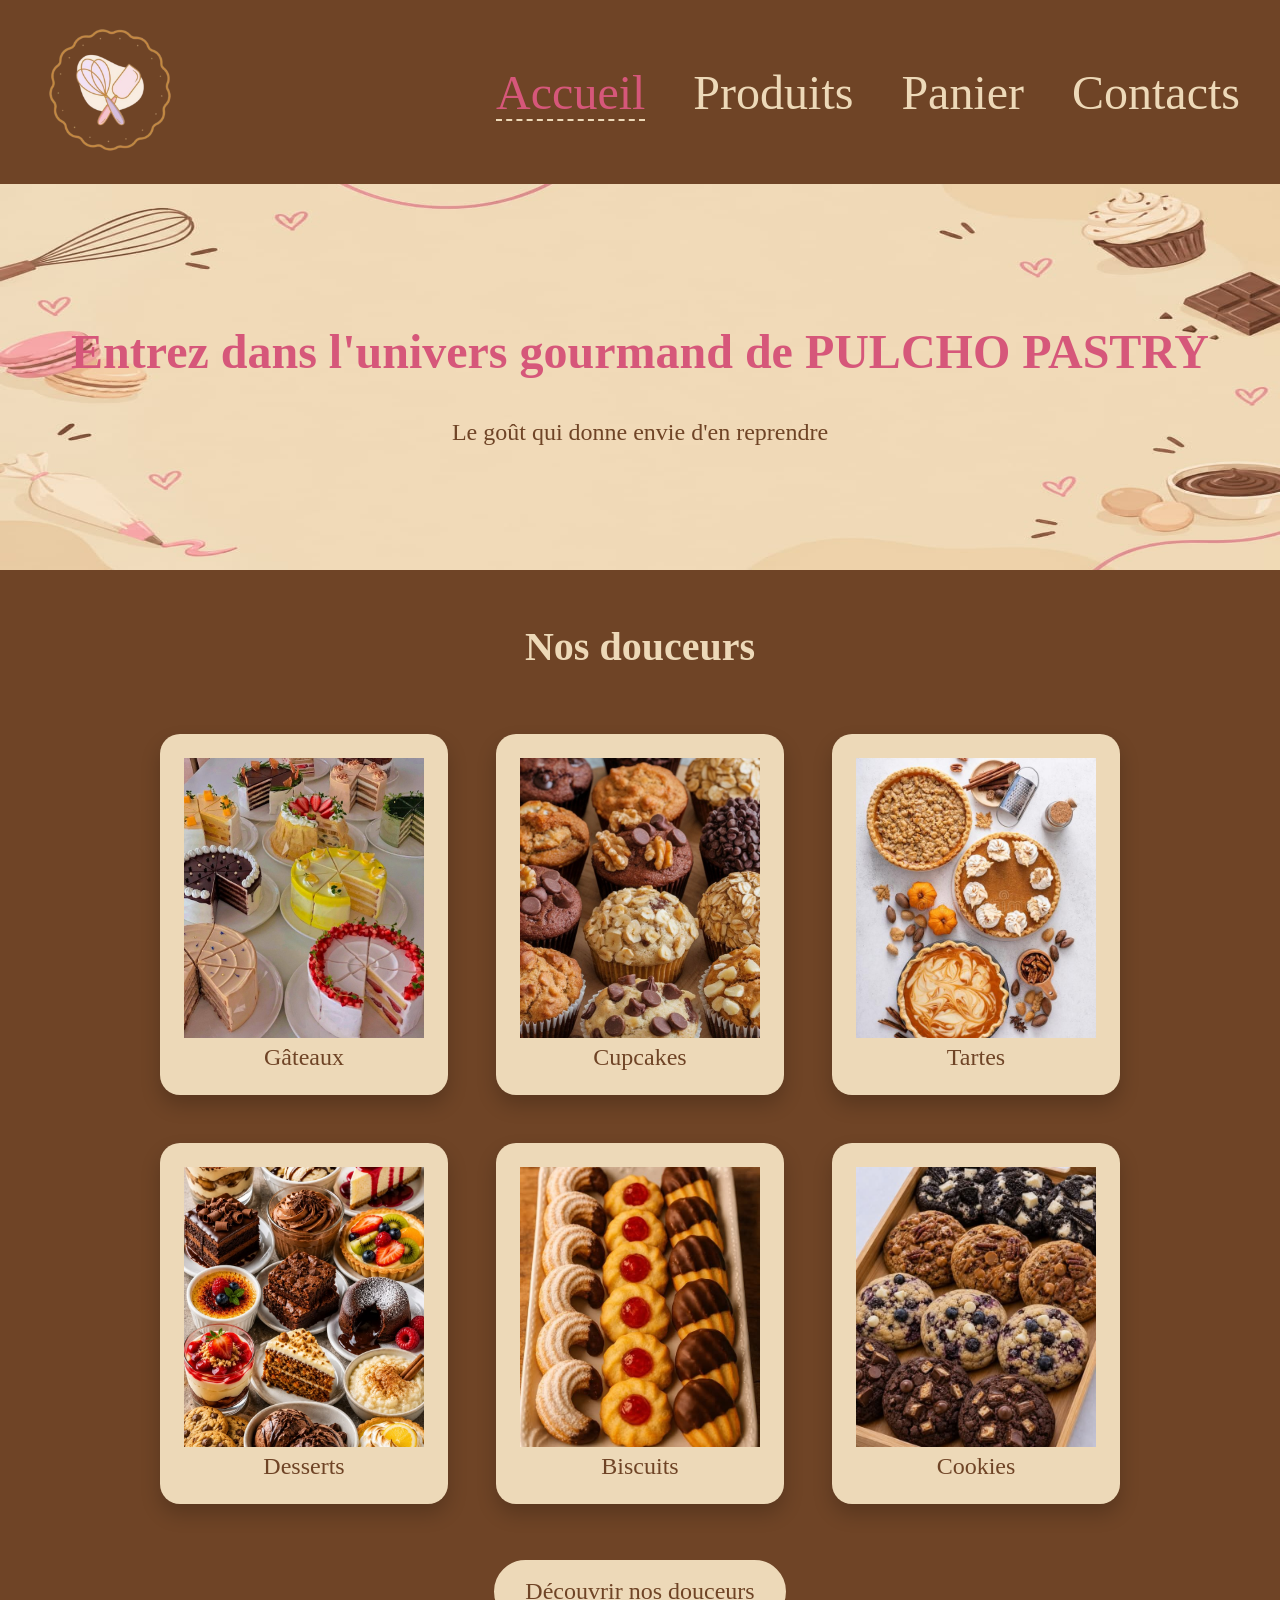
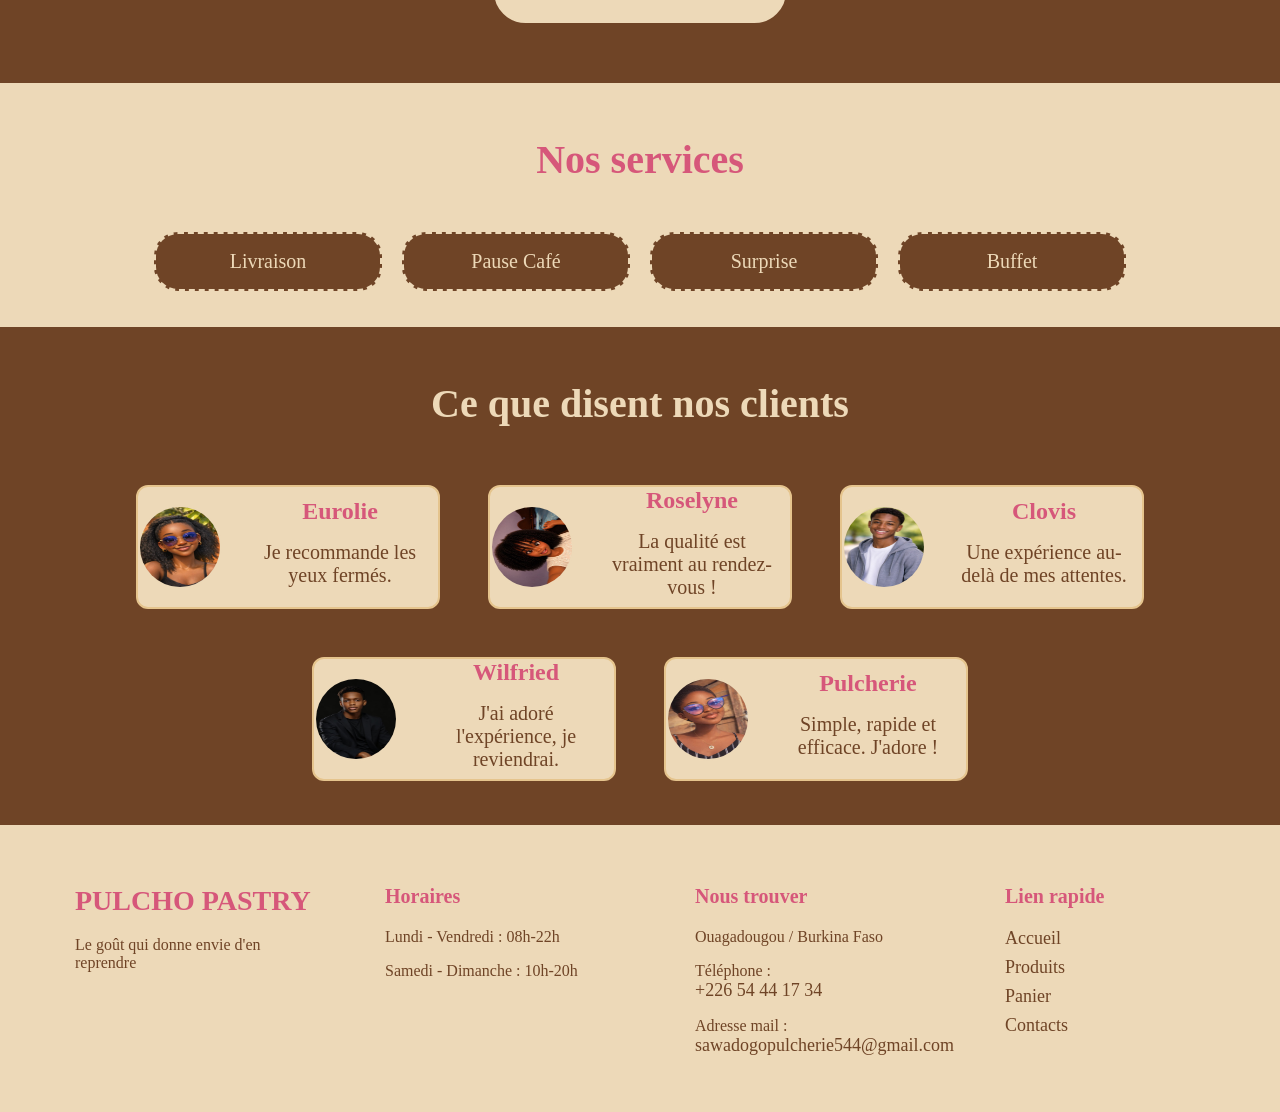
<file: index.html>
<!DOCTYPE html>
<html lang="fr">
<head>
    <meta charset="UTF-8">
    <meta name="viewport" content="width=device-width, initial-scale=1.0">
    <title>Accueil</title>
    <link rel="stylesheet" href="./css/style.css">
</head>
<body>
    <header>
        <a href="index.html"><img src="./images/logo_cuisine.png" alt="logo"></a>
        <button class="menu-toggle">☰</button>
        <nav>
          <ul>
            <li><a href="index.html" class="active">Accueil</a></li> 
            <li><a href="produit.html">Produits</a></li>
            <li><a href="panier.html" >Panier</a></li>
            <li><a href="contact.html" >Contacts</a></li>
          </ul>
        </nav>
    </header>
    <main>
      <section class="section1">
        <h1>Entrez dans l'univers gourmand de PULCHO PASTRY</h1>
        <p>Le goût qui donne envie d'en reprendre</p>
      </section>

      <section class="douceur">
        <h2>Nos douceurs</h2>
        <div class="douceur-item">
          <div class="card1"><img src="./images/gateaux.jpg" alt="gateaux"><a href="produit.html#gateaux">Gâteaux</a></div>
          <div class="card1"><img src="./images/cupcakes.jpg" alt="cupcakes"><a href="produit.html#cupcakes">Cupcakes</a></div>
          <div class="card1"><img src="./images/tartes.jpg" alt="tartes"><a href="produit.html#tartes">Tartes</a></div>
          <div class="card1"><img src="./images/desserts.jpg" alt="desserts"><a href="produit.html#desserts">Desserts</a></div>
          <div class="card1"><img src="./images/biscuits.jpg" alt="biscuits"><a href="produit.html#biscuits">Biscuits</a></div>
          <div class="card1"><img src="./images/cookies.jpg" alt="cookies"><a href="produit.html#cookies">Cookies</a></div>
        </div>
        <div class="link"><a href="produit.html">Découvrir nos douceurs</a></div>
      </section>

      <section class="service">
        <h2>Nos services</h2>
        <div class="service-item">
        <div class="card2"><a href="Services/livraison.html">Livraison</a></div>
        <div class="card2"><a href="Services/pause.html">Pause Café</a> </div>
        <div class="card2"><a href="Services/surprise.html">Surprise</a></div>
        <div class="card2"><a href="Services/buffet.html">Buffet</a></div>
        </div>
      </section>

      <section class="temoignage">
          <h2>Ce que disent nos clients</h2>
          <div class="temoignage-item">

              <article class="temoignage-card">
                <img src="./images/Client1.jpg" alt="Client1">
                <div class="temoignage-text">
                <h3>Eurolie</h3>
                <p>Je recommande les yeux fermés.</p>
                </div>
              </article>

              <article class="temoignage-card">
                <img src="./images/Client2.jpg" alt="Client3">
                <div class="temoignage-text">
                <h3>Roselyne</h3>
                <p>La qualité est vraiment au rendez-vous !</p>
                </div>
              </article>

              <article class="temoignage-card">
                <img src="./images/Client3.jpg" alt="Client3">
                <div class="temoignage-text">
                <h3>Clovis</h3>
                <p>Une expérience au-delà de mes attentes.</p>
                </div>
              </article>

              <article class="temoignage-card">
                <img src="./images/Client04.jpg" alt="Client4">
                <div class="temoignage-text">
                <h3>Wilfried</h3>
                <p>J'ai adoré l'expérience, je reviendrai.</p>
                </div>
              </article>

              <article class="temoignage-card">
                <img src="./images/Client5.jpg" alt="Client5">
                <div class="temoignage-text">
                <h3>Pulcherie</h3>
                <p>Simple, rapide et efficace. J'adore !</p>
                </div>
              </article>

          </div>
      </section>
    </main>

    <footer>

  <div>
    <h2><a href="index.html">PULCHO PASTRY</a></h2>
    <p>Le goût qui donne envie d'en reprendre</p>
  </div>

  <div>
    <h3>Horaires</h3>
    <p>Lundi - Vendredi : 08h-22h</p>
    <p>Samedi - Dimanche : 10h-20h</p>
  </div>

  <div>
    <h3>Nous trouver</h3>
    <p>Ouagadougou / Burkina Faso</p>
    <p>Téléphone :<a href="https://wa.me/22654441734" target="_blank">+226 54 44 17 34</a></p>
    <p>Adresse mail :<a href="mailto:contact@pulchopastrygmail.com" target="_blank">sawadogopulcherie544@gmail.com</a></p>
  </div>

  <div>
    <h3>Lien rapide</h3>
    <a href="index.html">Accueil</a>
    <a href="produit.html">Produits</a>
    <a href="panier.html">Panier</a>
    <a href="contact.html">Contacts</a>
  </div>
</footer>

</body>
</html>
</file>
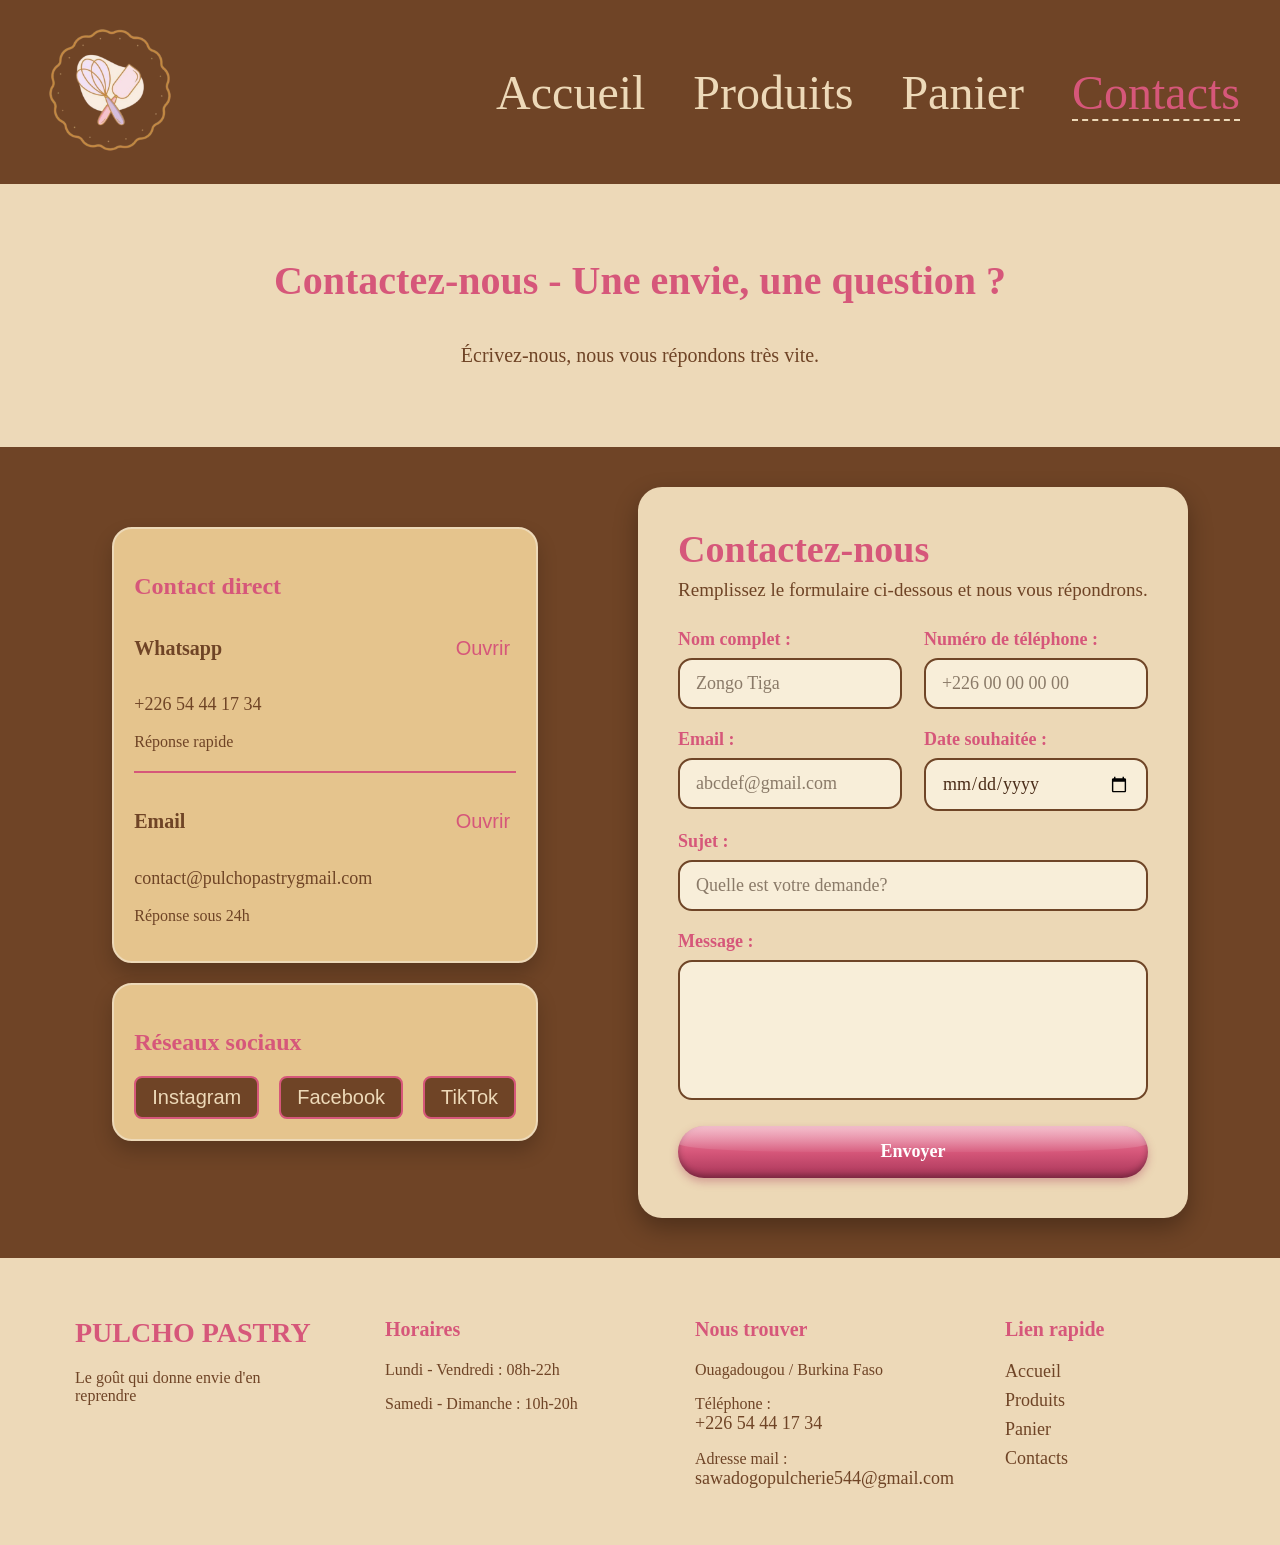
<file: contact.html>
<!DOCTYPE html>
<html lang="fr">
<head>
    <meta charset="UTF-8">
    <meta name="viewport" content="width=device-width, initial-scale=1.0">
    <title>Contact</title>
    <link rel="stylesheet" href="./css/style.css">
</head>
<body>
    <header>
        <a href="index.html"><img src="./images/logo_cuisine.png" alt="logo"></a>
        <button class="menu-toggle">☰</button>
        <nav>
          <ul>
            <li><a href="index.html">Accueil</a></li> 
            <li><a href="produit.html">Produits</a></li>
            <li><a href="panier.html">Panier</a></li>
            <li><a href="contact.html" class="active">Contacts</a></li>
          </ul>
        </nav>
    </header>
    <main>

      <section class="contact">
        <h1>Contactez-nous - Une envie, une question ?</h1>
        <p>Écrivez-nous, nous vous répondons très vite.</p>
      </section>

      <section class="contact-infos">

       <!--CONTIENT LES INFORMATIONS DE CONTACT -->
        <div class="container">

          <!--INFORMATIONS DE CONTACT-->
          <div class="contact-direct">
            <h3>Contact direct</h3>

            <div class="contact-item">
              <h2>Whatsapp</h2>
              <button class="contact-button"><a href="https://wa.me/22654441734" target="_blank">Ouvrir</a></button>
            </div>
            <p class="contact-number">+226 54 44 17 34</p>
            <p class="contact-description">Réponse rapide</p>

            <hr>

            <div class="contact-item">
              <h2>Email</h2>
              <button class="contact-button"><a href="mailto:contact@pulchopastrygmail.com" target="_blank">Ouvrir</a></button>
            </div>
            <p class="contact-number">contact@pulchopastrygmail.com</p>
            <p class="contact-description">Réponse sous 24h</p>
          </div>

          <!--PAGES RESEAUX SOCIAUX-->
          <div class="contact-social">
            <h3>Réseaux sociaux</h3>
            <div class="social-button">
              <button class="contact-button"><a href="https://www.instagram.com/pulchopastry/" target="_blank">Instagram</a></button>
              <button class="contact-button"><a href="https://www.facebook.com/pulchopastry" target="_blank">Facebook</a></button>      
              <button class="contact-button"><a href="https://www.tiktok.com/@pulchopastry" target="_blank">TikTok</a></button>
            </div>  
          </div>

        </div>

        <!--FORMULAIRE DE CONTACT-->

        <div class="contact-form">

        <h1>Contactez-nous</h1>
        <p>Remplissez le formulaire ci-dessous et nous vous répondrons.</p>

        <form class="form">
          
          <div class="form-group">
            <div class="form-label">
              <label for="name">Nom complet :</label>
              <input type="text" id="name" name="name" placeholder="Zongo Tiga" required>
            </div>

            <div class="form-label">
              <label for="number">Numéro de téléphone :</label>
              <input type="tel" id="number" name="number" placeholder="+226 00 00 00 00" required>
            </div>
          </div>

          <div class="form-group">
            <div class="form-label">
              <label for="email">Email :</label>
              <input type="email" id="email" name="email" placeholder="abcdef@gmail.com" required>
            </div>

            <div class="form-label">
              <label for="date">Date souhaitée :</label>
              <input type="date" id="date" name="date" required>
            </div>
          </div>

          <div class="form-label">
            <label for="subject">Sujet :</label>
            <input type="text" id="subject" name="subject" placeholder="Quelle est votre demande?">
          </div>

          <div class="form-label">
            <label for="message">Message :</label>
            <textarea id="message" name="message" rows="5" required></textarea>
          </div>

          <button type="submit">Envoyer</button>
        </form>

        </div>


      </section>
      

    </main>
   <footer>

  <div>
    <h2><a href="index.html">PULCHO PASTRY</a></h2>
    <p>Le goût qui donne envie d'en reprendre</p>
  </div>

  <div>
    <h3>Horaires</h3>
    <p>Lundi - Vendredi : 08h-22h</p>
    <p>Samedi - Dimanche : 10h-20h</p>
  </div>

  <div>
    <h3>Nous trouver</h3>
    <p>Ouagadougou / Burkina Faso</p>
    <p>Téléphone :<a href="https://wa.me/22654441734" target="_blank">+226 54 44 17 34</a></p>
    <p>Adresse mail :<a href="mailto:contact@pulchopastrygmail.com" target="_blank">sawadogopulcherie544@gmail.com</a></p>
  </div>

  <div>
    <h3>Lien rapide</h3>
    <a href="index.html">Accueil</a>
    <a href="produit.html">Produits</a>
    <a href="panier.html">Panier</a>
    <a href="contact.html">Contacts</a>
  </div>
</footer>
</body>
</html>
</file>
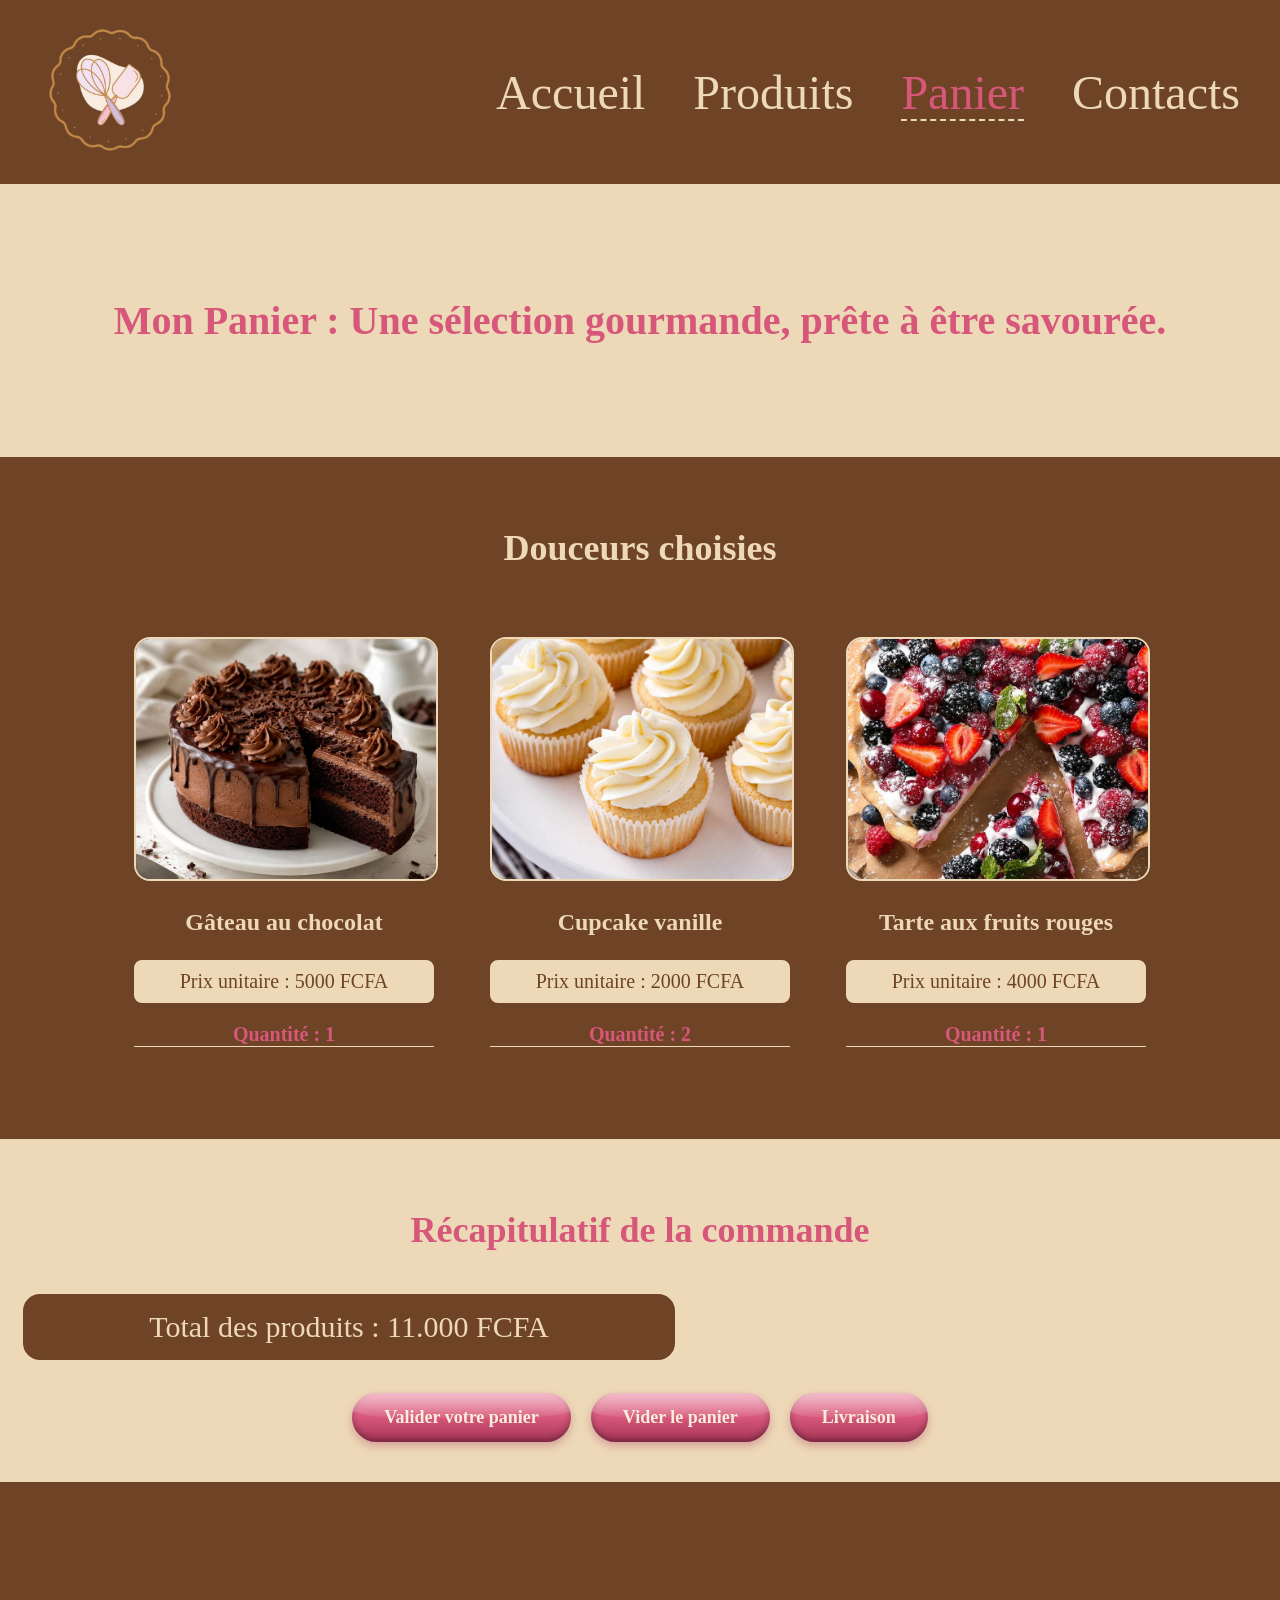
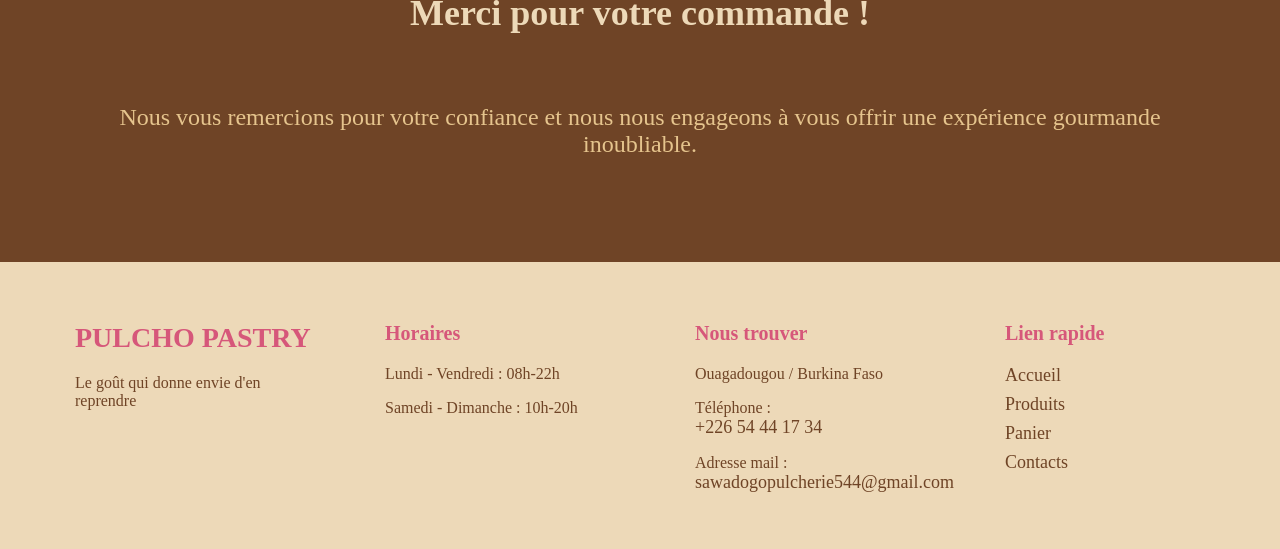
<file: panier.html>
<!DOCTYPE html>
<html lang="fr">
<head>
    <meta charset="UTF-8">
    <meta name="viewport" content="width=device-width, initial-scale=1.0">
    <title>Panier</title>
    <link rel="stylesheet" href="./css/style.css">
</head>
<body>
    <header>
        <a href="index.html"><img src="./images/logo_cuisine.png" alt="logo"></a>
        <button class="menu-toggle">☰</button>
        <nav>
          <ul>
            <li><a href="index.html" >Accueil</a></li> 
            <li><a href="produit.html" >Produits</a></li>
            <li><a href="panier.html" class="active">Panier</a></li>
            <li><a href="contact.html">Contacts</a></li>
          </ul>
        </nav>
    </header>
    <main>

      <section class="first-section">
        <h1>Mon Panier : Une sélection gourmande, prête à être savourée.</h1>
      </section>

        <section class="panier">
          <h2>Douceurs choisies</h2>
          <div class="panier-container">
          
            <article class="panier-produit">
              <img src="./images/Gâteau au chocolat - Copie.jpg" alt="Gâteau au chocolat">
              <div class="panier-produit-info">
                <h3>Gâteau au chocolat</h3>
                <p class="price">Prix unitaire : 5000 FCFA</p>
                <p class="quantity">Quantité : 1</p>
              </div>
            </article>

            <article class="panier-produit">
              <img src="./images/Cupcake vanille.jpg" alt="Cupcake vanille">
              <div class="panier-produit-info">
                <h3>Cupcake vanille</h3>
                <p class="price">Prix unitaire : 2000 FCFA</p>
                <p class="quantity">Quantité : 2</p>
              </div>
            </article>

            <article class="panier-produit">
              <img src="./images/Tarte aux fruits rouges.jpg" alt="Tarte aux fruits rouges">
              <div class="panier-produit-info">
                <h3>Tarte aux fruits rouges</h3>
                <p class="price">Prix unitaire : 4000 FCFA</p>
                <p class="quantity">Quantité : 1</p>
              </div>
            </article>
          
          </div>

        </section>

        <section class="recapitulatif">
          <h2>Récapitulatif de la commande</h2>
            <p>Total des produits : 11.000 FCFA</p>
            <div class="recapitulatif-container">
            <button class="checkout-button">Valider votre panier</button>
            <button class="clear-button">Vider le panier</button>
            <button class="livrer">Livraison</button>
          </div>
        </section>

        <section class="Remerciements">
          <h2>Merci pour votre commande !</h2>
          <p>Nous vous remercions pour votre confiance et nous nous engageons à vous offrir une expérience gourmande inoubliable.</p>
        </section>
    </main>
   <footer>

  <div>
    <h2><a href="index.html">PULCHO PASTRY</a></h2>
    <p>Le goût qui donne envie d'en reprendre</p>
  </div>

  <div>
    <h3>Horaires</h3>
    <p>Lundi - Vendredi : 08h-22h</p>
    <p>Samedi - Dimanche : 10h-20h</p>
  </div>

  <div>
    <h3>Nous trouver</h3>
    <p>Ouagadougou / Burkina Faso</p>
    <p>Téléphone :<a href="https://wa.me/22654441734" target="_blank">+226 54 44 17 34</a></p>
    <p>Adresse mail :<a href="mailto:contact@pulchopastrygmail.com" target="_blank">sawadogopulcherie544@gmail.com</a></p>
  </div>

  <div>
    <h3>Lien rapide</h3>
    <a href="index.html">Accueil</a>
    <a href="produit.html">Produits</a>
    <a href="panier.html">Panier</a>
    <a href="contact.html">Contacts</a>
  </div>
</footer>
</body>
</html>
</file>
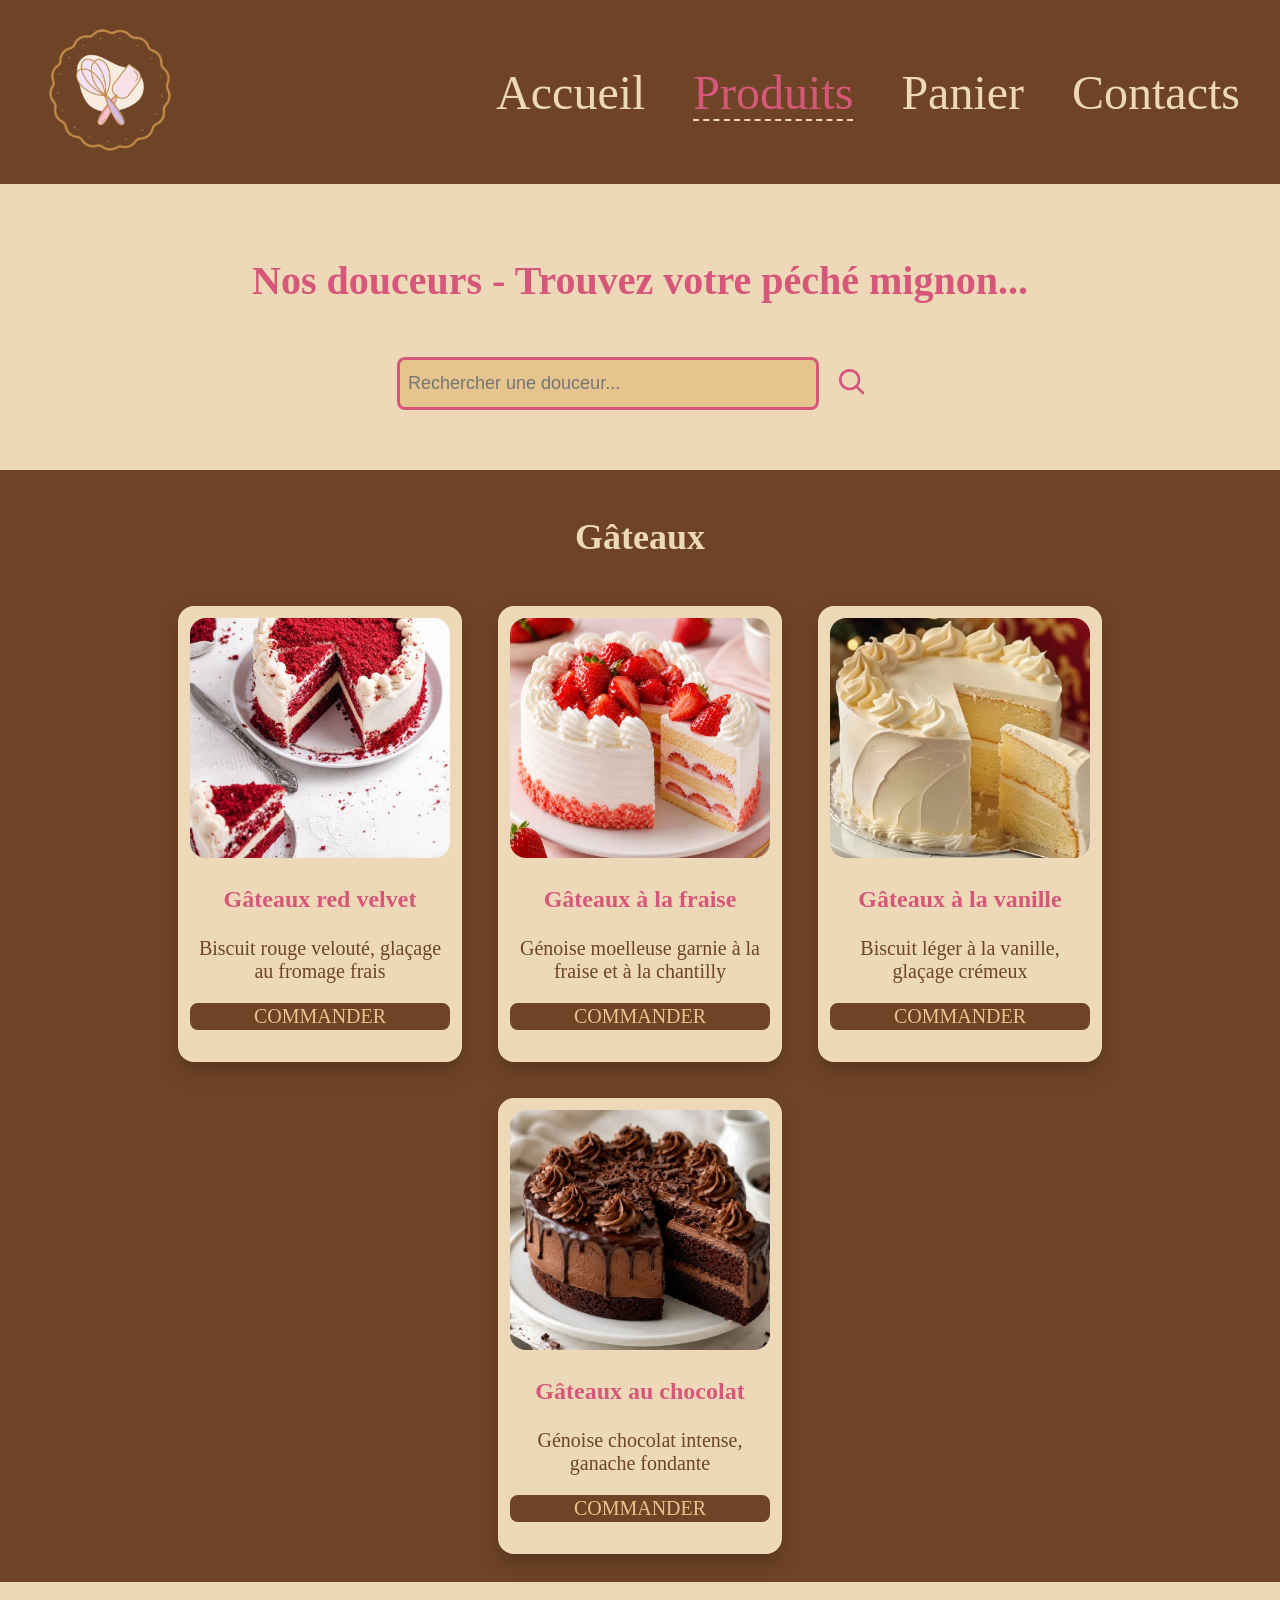
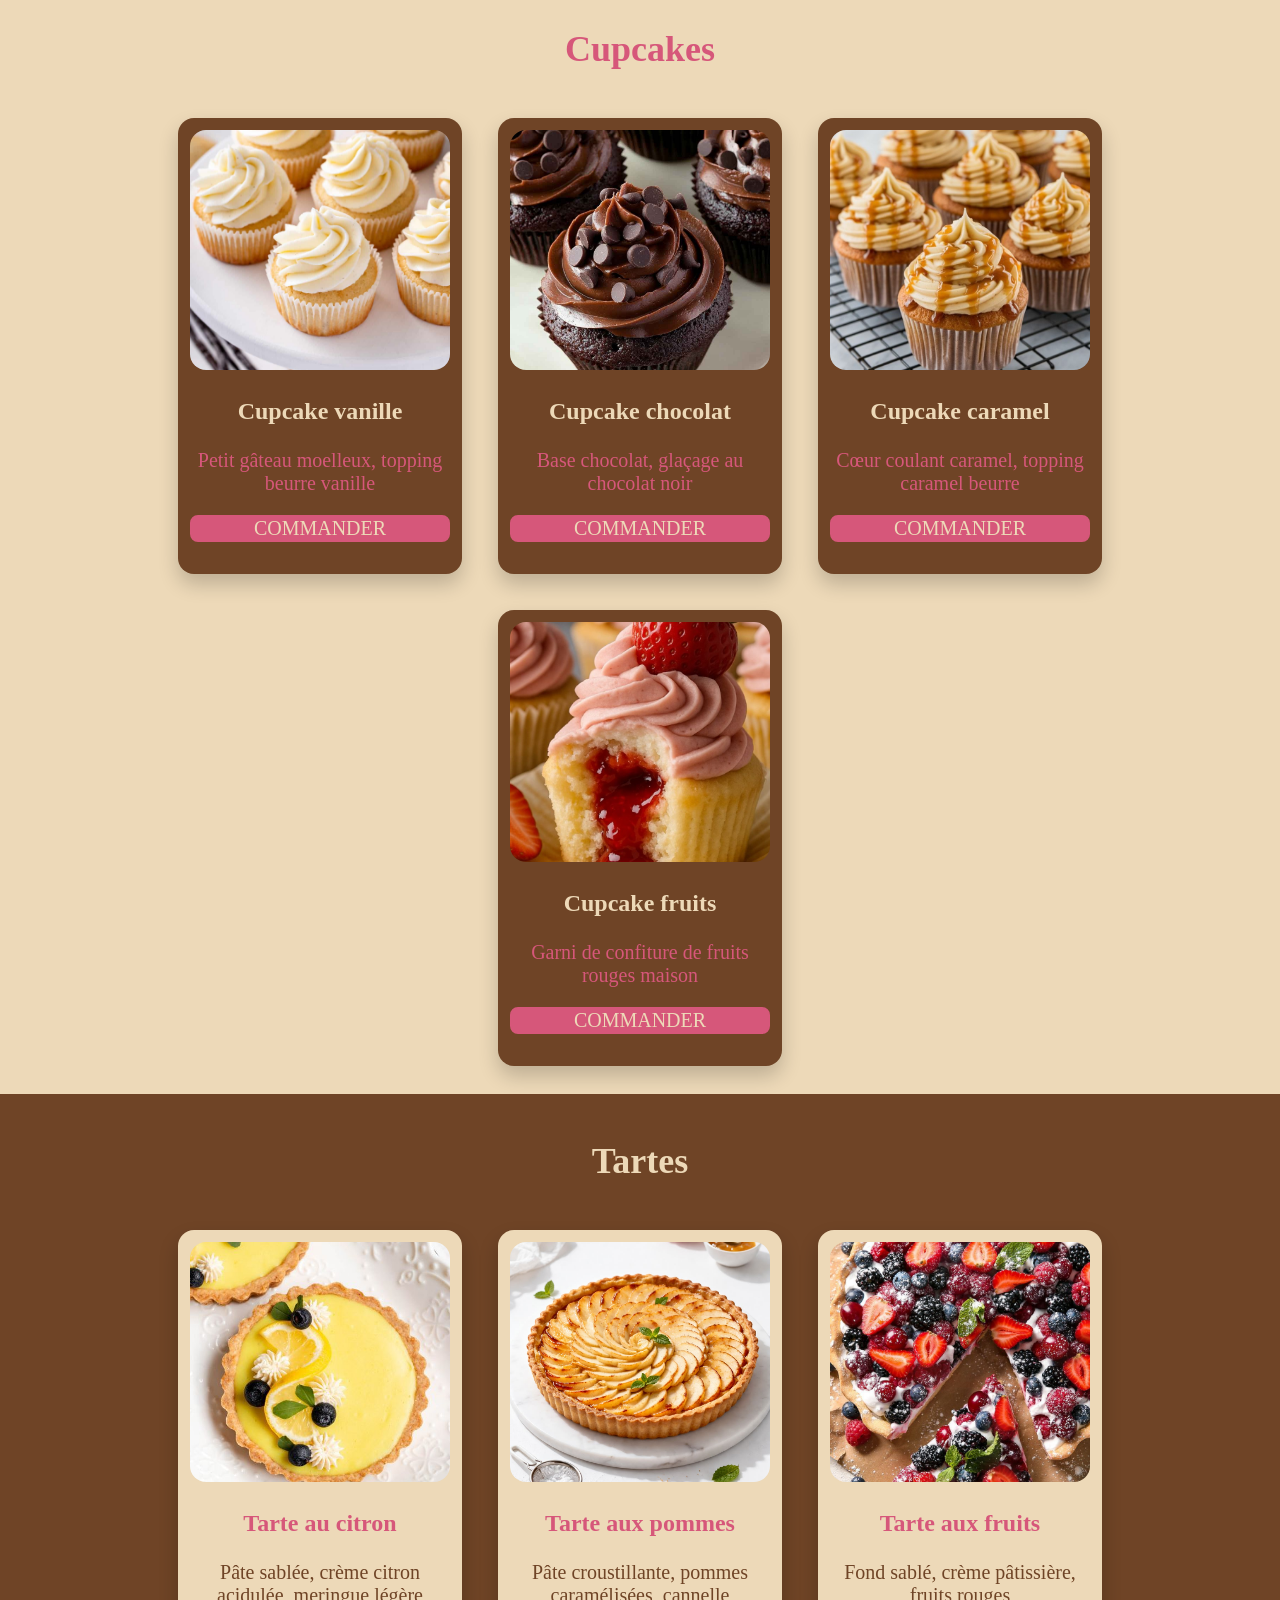
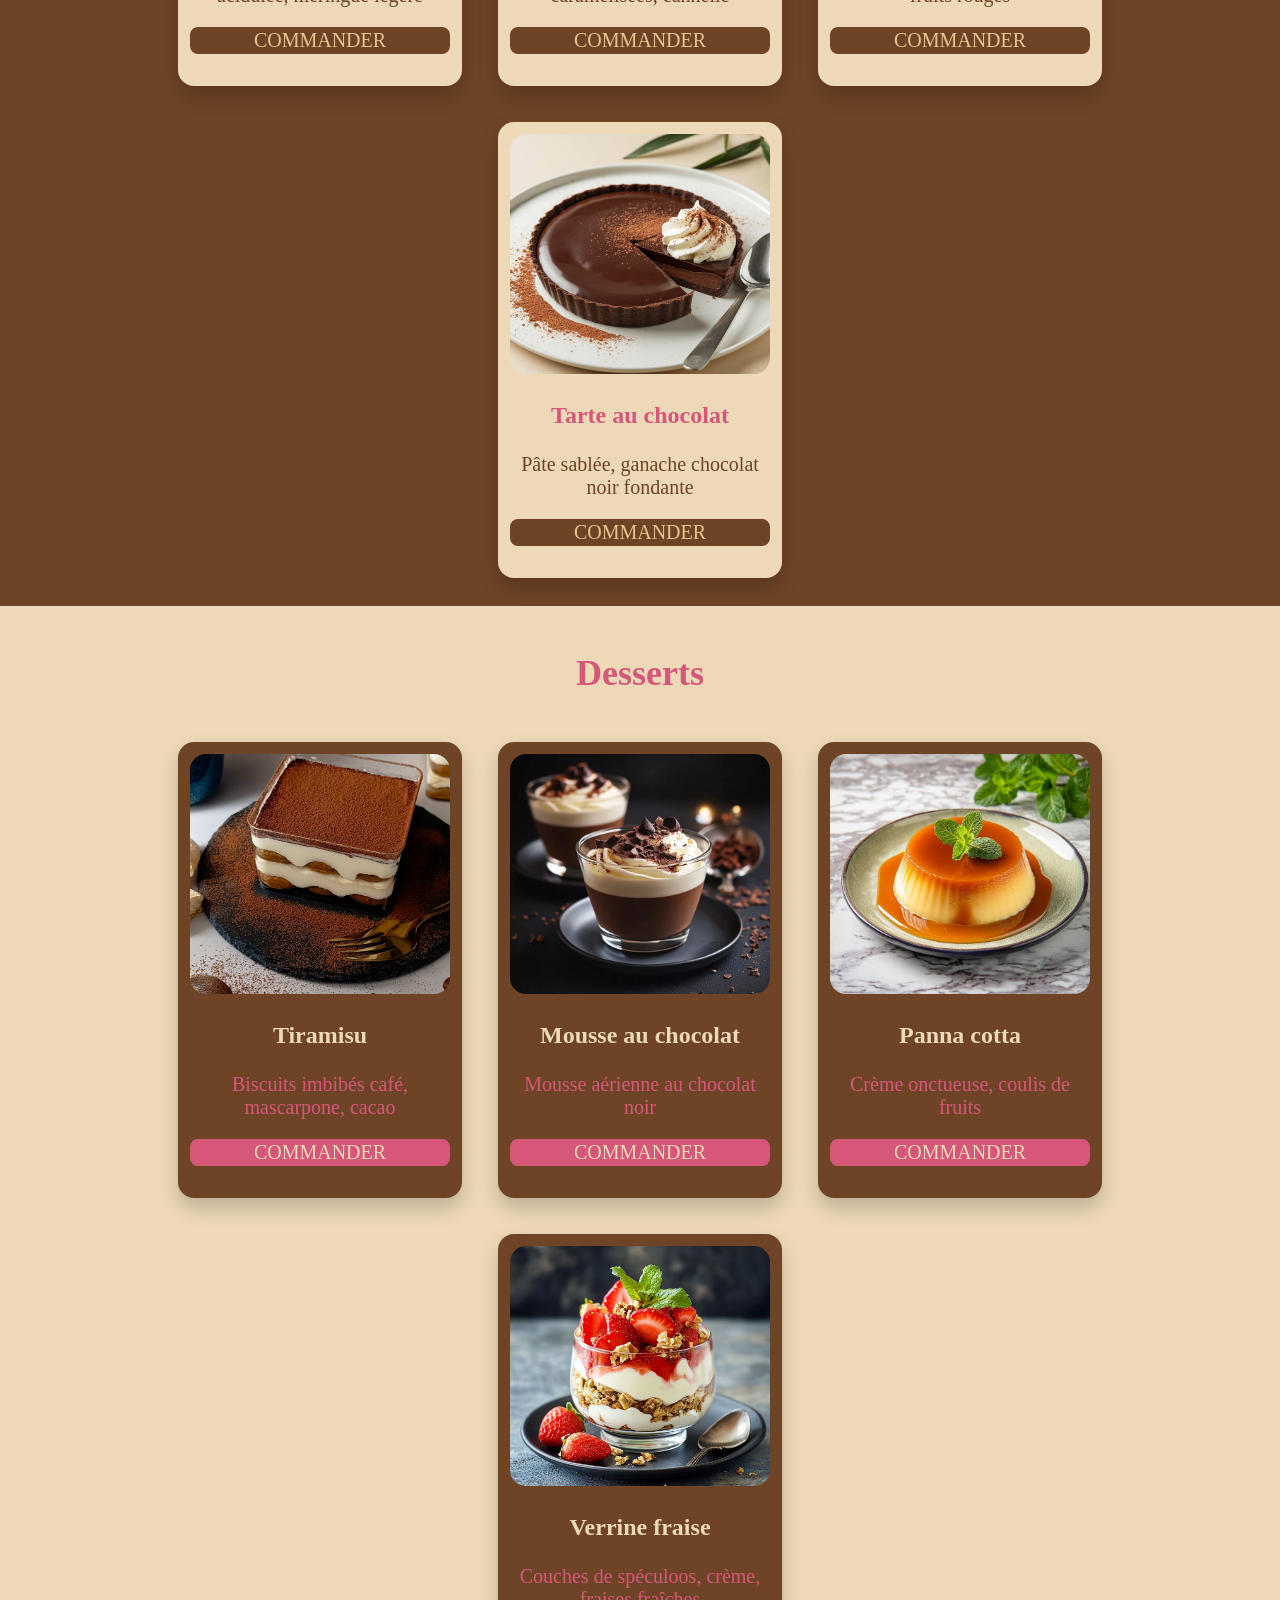
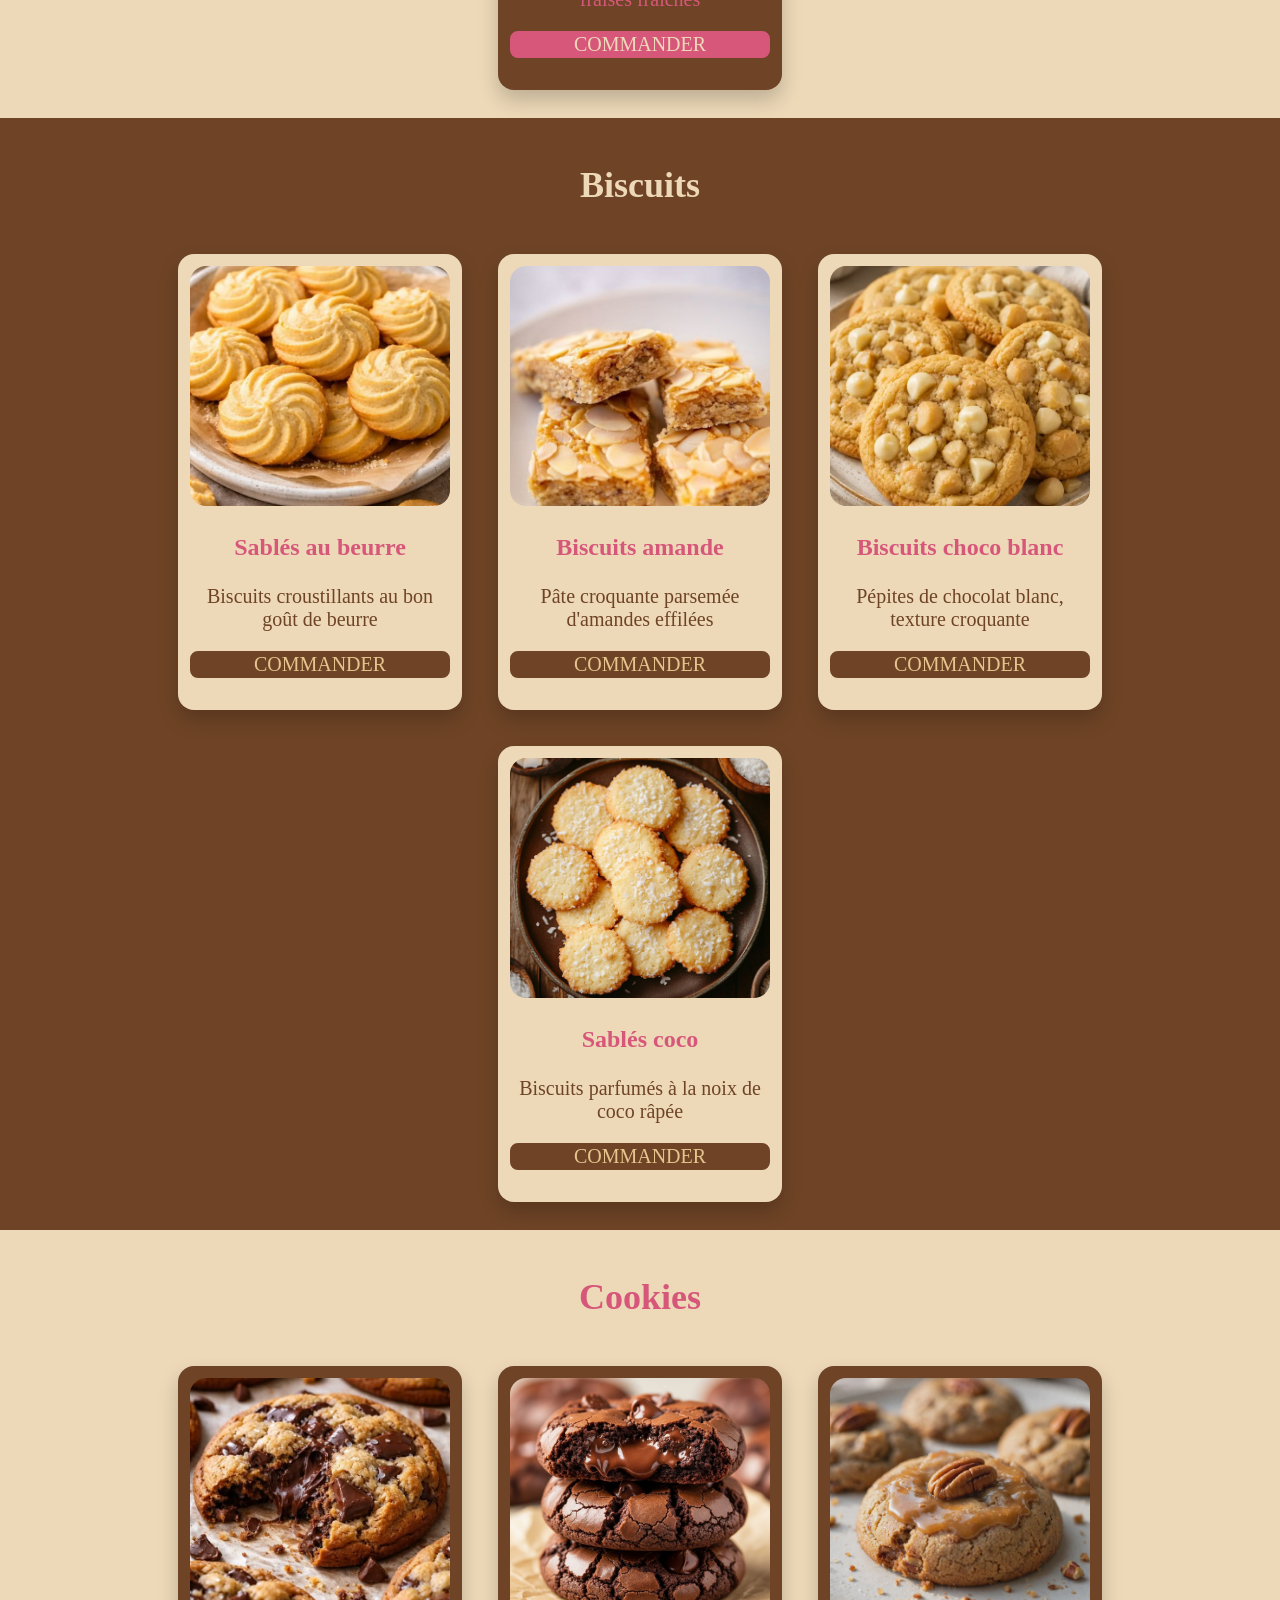
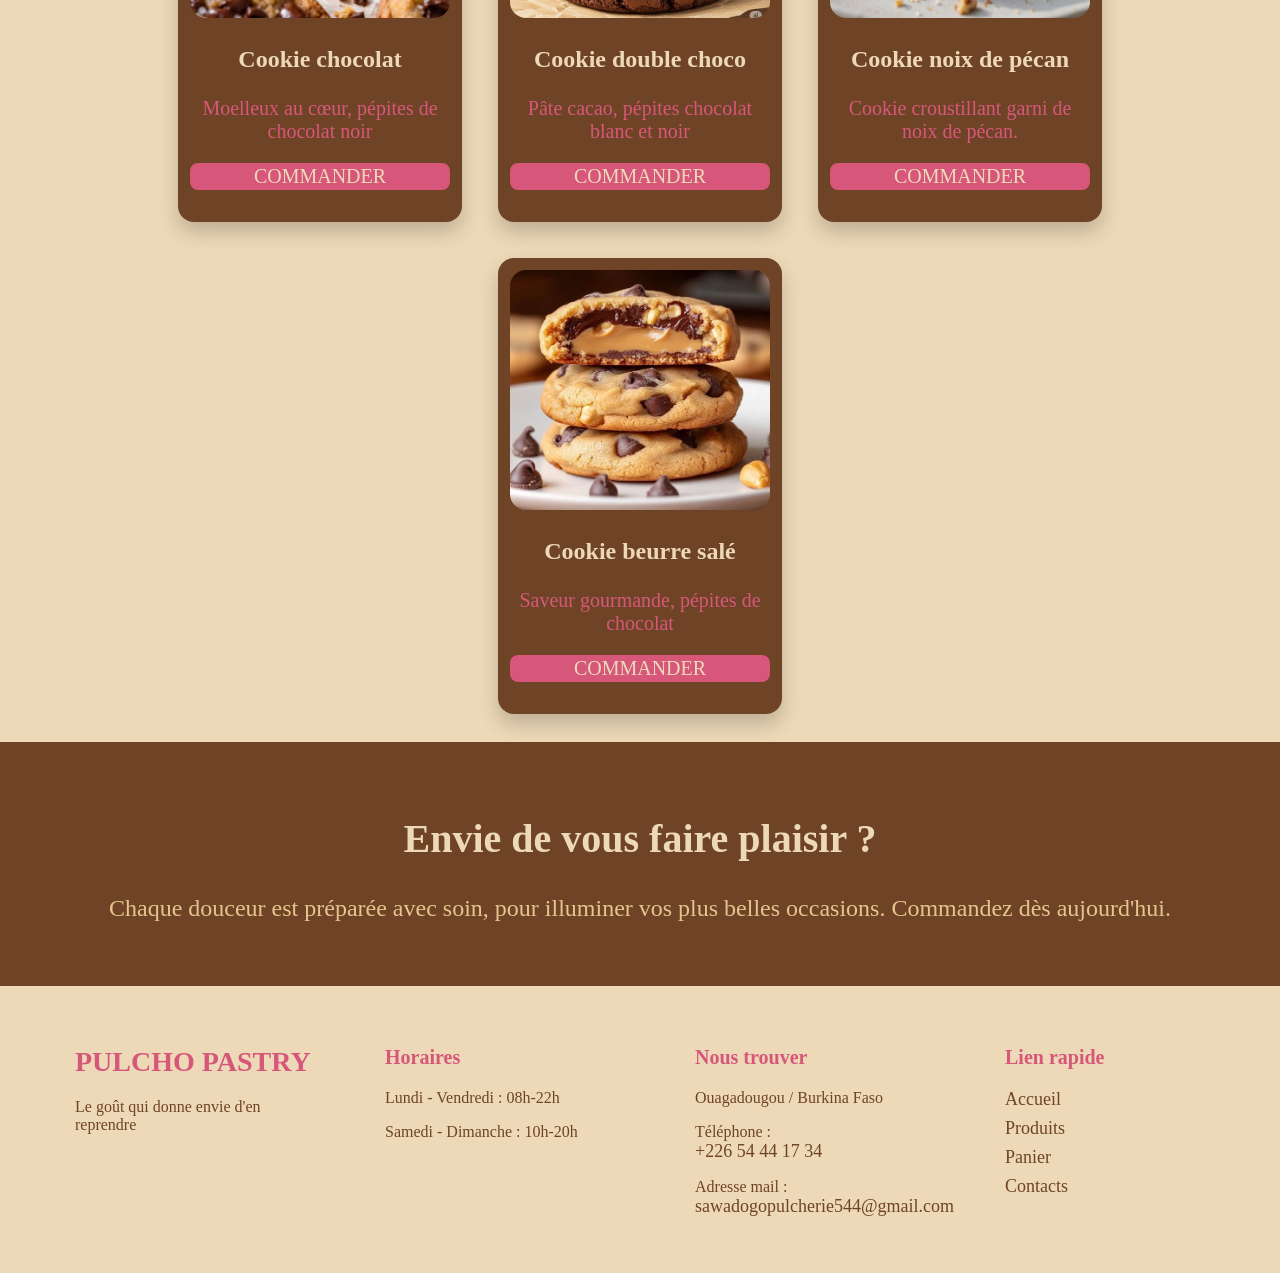
<file: produit.html>
<!DOCTYPE html>
<html lang="fr">
<head>
    <meta charset="UTF-8">
    <meta name="viewport" content="width=device-width, initial-scale=1.0">
    <title>Produit</title>
    <link rel="stylesheet" href="./css/style.css">
</head>
<body>
    <header>
        <a href="index.html"><img src="./images/logo_cuisine.png" alt="logo"></a>
        <button class="menu-toggle">☰</button>
        <nav>
          <ul>
            <li><a href="index.html">Accueil</a></li> 
            <li><a href="produit.html" class="active">Produits</a></li>
            <li><a href="panier.html" >Panier</a></li>
            <li><a href="contact.html">Contacts</a></li>
          </ul>
        </nav>
    </header>
    <main>
        <section class="search-section">
            <h1>Nos douceurs - Trouvez votre péché mignon...</h1>
                <form class="search-bar" action="produit.html" method="get">
                    <input type="text" name="query" placeholder="Rechercher une douceur...">
                    <button class="search-btn" aria-label="Rechercher">
                        <svg width="32" height="32" viewBox="0 0 24 24" fill="none"
                            stroke="currentColor" stroke-width="2"
                            stroke-linecap="round" stroke-linejoin="round">
                            <circle cx="11" cy="11" r="7"></circle>
                            <line x1="16" y1="16" x2="21" y2="21"></line>
                        </svg>
                    </button>
                </form>
        </section>

        <!--Gâteaux-->
        <section class="produit1-container" id="gateaux">
            <h2>Gâteaux</h2>

            <div class="produit-items">

                <article class="produit-card1">
                    <img src="./images/Red velvet.jpg" alt="Gâteau1">
                    <h3>Gâteaux red velvet</h3>
                    <p class="produit-description">Biscuit rouge velouté, glaçage au fromage frais</p>
                    <p class="produit-commande">COMMANDER</p>
              </article>

              <article class="produit-card1" >
                    <img src="./images/Gâteau à la fraise.jpg" alt="Gâteau2">
                    <h3>Gâteaux à la fraise</h3>
                    <p class="produit-description">Génoise moelleuse garnie à la fraise et à la chantilly</p>
                    <p class="produit-commande">COMMANDER</p>
              </article>

              <article class="produit-card1">
                    <img src="./images/Gâteau à la vanille - Copie.jpg" alt="Gâteau3">
                    <h3>Gâteaux à la vanille</h3>
                    <p class="produit-description">Biscuit léger à la vanille, glaçage crémeux</p>
                    <p class="produit-commande">COMMANDER</p>
              </article>

              <article class="produit-card1">
                    <img src="./images/Gâteau au chocolat - Copie.jpg" alt="Gâteau4">
                    <h3>Gâteaux au chocolat</h3>
                    <p class="produit-description">Génoise chocolat intense, ganache fondante</p>
                    <p class="produit-commande">COMMANDER</p>
              </article>

            </div>
        </section>

        <!--Cupcakes-->
        <section class="produit2-container" id="cupcakes">
            <h2>Cupcakes</h2>

            <div class="produit-items">

                <article class="produit-card2">
                    <img src="./images/Cupcake vanille.jpg" alt="Cupcake1">
                    <h3>Cupcake vanille</h3>
                    <p class="produit-description">Petit gâteau moelleux, topping beurre vanille</p>
                    <p class="produit-commande">COMMANDER</p>
              </article>

                <article class="produit-card2">
                    <img src="./images/Cupcake chocolat.jpg" alt="Cupcake2">
                    <h3>Cupcake chocolat</h3>
                    <p class="produit-description">Base chocolat, glaçage au chocolat noir</p>
                    <p class="produit-commande">COMMANDER</p>
                </article>  

                <article class="produit-card2">
                    <img src="./images/Cupcake caramel.jpg" alt="Cupcake3">
                    <h3>Cupcake caramel</h3>
                    <p class="produit-description">Cœur coulant caramel, topping caramel beurre</p>
                    <p class="produit-commande">COMMANDER</p>
                </article>

                <article class="produit-card2">
                    <img src="./images/Cupcake fruits rouges.jpg" alt="Cupcake4">
                    <h3>Cupcake fruits</h3>
                    <p class="produit-description">Garni de confiture de fruits rouges maison</p>
                    <p class="produit-commande">COMMANDER</p>
                </article>

            </div>
        </section>

        <!--Tartes-->
         <section class="produit1-container" id="tartes">
            <h2>Tartes</h2>

            <div class="produit-items">

                <article class="produit-card1">
                    <img src="./images/Tarte au citron.jpg" alt="Tarte1">
                    <h3>Tarte au citron</h3>
                    <p class="produit-description">Pâte sablée, crème citron acidulée, meringue légère</p>
                    <p class="produit-commande">COMMANDER</p>
              </article>

                <article class="produit-card1">
                    <img src="./images/Tarte aux pommes.jpg" alt="Tarte2">
                    <h3>Tarte aux pommes</h3>
                    <p class="produit-description">Pâte croustillante, pommes caramélisées, cannelle</p>
                    <p class="produit-commande">COMMANDER</p>
                </article>  

                <article class="produit-card1">
                    <img src="./images/Tarte aux fruits rouges.jpg" alt="Tarte3">
                    <h3>Tarte aux fruits</h3>
                    <p class="produit-description">Fond sablé, crème pâtissière, fruits rouges</p>
                    <p class="produit-commande">COMMANDER</p>
                </article>

                <article class="produit-card1">
                    <img src="./images/Tarte au chocolat.jpg" alt="Tarte4">
                    <h3>Tarte au chocolat</h3>
                    <p class="produit-description">Pâte sablée, ganache chocolat noir fondante</p>
                    <p class="produit-commande">COMMANDER</p>
                </article>

            </div>
        </section>

        <!--Desserts-->
         <section class="produit2-container" id="desserts">
            <h2>Desserts</h2>

            <div class="produit-items">

                <article class="produit-card2">
                    <img src="./images/Tiramisu.jpg" alt="Dessert1">
                    <h3>Tiramisu</h3>
                    <p class="produit-description">Biscuits imbibés café, mascarpone, cacao</p>
                    <p class="produit-commande">COMMANDER</p>
              </article>

                <article class="produit-card2">
                    <img src="./images/Mousse au chocolat - Copie.jpg" alt="Dessert2">
                    <h3>Mousse au chocolat</h3>
                    <p class="produit-description">Mousse aérienne au chocolat noir</p>
                    <p class="produit-commande">COMMANDER</p>
                </article>  

                <article class="produit-card2">
                    <img src="./images/Panna cotta - Copie.jpg" alt="Dessert3">
                    <h3>Panna cotta</h3>
                    <p class="produit-description">Crème onctueuse, coulis de fruits</p>
                    <p class="produit-commande">COMMANDER</p>
                </article>

                <article class="produit-card2">
                    <img src="./images/Verrine fraise.jpg" alt="Dessert4">
                    <h3>Verrine fraise</h3>
                    <p class="produit-description">Couches de spéculoos, crème, fraises fraîches</p>
                    <p class="produit-commande">COMMANDER</p>
                </article>

            </div>
        </section>

        <!--Biscuits-->
         <section class="produit1-container" id="biscuits">
            <h2>Biscuits</h2>

            <div class="produit-items">

                <article class="produit-card1">
                    <img src="./images/Sablés au beurre.jpg" alt="Biscuit1">
                    <h3>Sablés au beurre</h3>
                    <p class="produit-description">Biscuits croustillants au bon goût de beurre</p>
                    <p class="produit-commande">COMMANDER</p>
                </article>

                <article class="produit-card1">
                    <img src="./images/Biscuits amande - Copie.jpg" alt="Biscuit2">
                    <h3>Biscuits amande</h3>
                    <p class="produit-description">Pâte croquante parsemée d'amandes effilées</p>
                    <p class="produit-commande">COMMANDER</p>
                </article>  

                <article class="produit-card1">
                    <img src="./images/Biscuits chocolat blanc - Copie.jpg" alt="Biscuit3">
                    <h3>Biscuits choco blanc</h3>
                    <p class="produit-description">Pépites de chocolat blanc, texture croquante</p>
                    <p class="produit-commande">COMMANDER</p>
                </article>

                <article class="produit-card1">
                    <img src="./images/Biscuits coco - Copie.jpg" alt="Biscuit4">
                    <h3>Sablés coco</h3>
                    <p class="produit-description">Biscuits parfumés à la noix de coco râpée</p>
                    <p class="produit-commande">COMMANDER</p>
                </article>

            </div>
        </section>

        <!--Cookies-->
         <section class="produit2-container" id="cookies">
            <h2>Cookies</h2>

            <div class="produit-items">

                <article class="produit-card2">
                    <img src="./images/Cookie chocolat - Copie.jpg" alt="Cookie1">
                    <h3>Cookie chocolat</h3>
                    <p class="produit-description">Moelleux au cœur, pépites de chocolat noir</p>
                    <p class="produit-commande">COMMANDER</p>
              </article>

                <article class="produit-card2">
                    <img src="./images/Cookie double chocolat - Copie.jpg" alt="Cookie2">
                    <h3>Cookie double choco</h3>
                    <p class="produit-description">Pâte cacao, pépites chocolat blanc et noir</p>
                    <p class="produit-commande">COMMANDER</p>
                </article>  

                <article class="produit-card2">
                    <img src="./images/Cookie noix de pecan - Copie.jpg" alt="Cookie3">
                    <h3>Cookie noix de pécan</h3>
                    <p class="produit-description">Cookie croustillant garni de noix de pécan.</p>
                    <p class="produit-commande">COMMANDER</p>
                </article>

                <article class="produit-card2">
                    <img src="./images/Cookie beurre de cacahuète - Copie.jpg" alt="Cookie4">
                    <h3>Cookie beurre salé</h3>
                    <p class="produit-description">Saveur gourmande, pépites de chocolat</p>
                    <p class="produit-commande">COMMANDER</p>
                </article>

            </div>
        </section>

        <!--Section 5 : Commentaires-->
        <section class="commentaire">
            <h2>Envie de vous faire plaisir ?</h2>
            <p>Chaque douceur est préparée avec soin, pour illuminer vos plus belles occasions. Commandez dès aujourd'hui.</p>
        </section>
        
    </main>
    <footer>

  <div>
    <h2><a href="index.html">PULCHO PASTRY</a></h2>
    <p>Le goût qui donne envie d'en reprendre</p>
  </div>

  <div>
    <h3>Horaires</h3>
    <p>Lundi - Vendredi : 08h-22h</p>
    <p>Samedi - Dimanche : 10h-20h</p>
  </div>

  <div>
   <h3>Nous trouver</h3>
    <p>Ouagadougou / Burkina Faso</p>
    <p>Téléphone :<a href="https://wa.me/22654441734" target="_blank">+226 54 44 17 34</a></p>
    <p>Adresse mail :<a href="mailto:contact@pulchopastrygmail.com" target="_blank">sawadogopulcherie544@gmail.com</a></p>
  </div>

  <div>
    <h3>Lien rapide</h3>
    <a href="index.html">Accueil</a>
    <a href="produit.html">Produits</a>
    <a href="panier.html">Panier</a>
    <a href="contact.html">Contacts</a>
  </div>
</footer>
</body>
</html>
</file>
<file: css/style.css>
body{
    background-color: #EDD9B8;
    margin: 0;
}

/*Header*/

.menu-toggle{
    display: none;
}
nav ul{
    display: flex;
    list-style: none;
    padding: 10px;
    margin: 0;
    gap: 48px;
}
nav a{
    text-decoration: none;
    color: #EDD9B8;
    font-size: 48px;
}
header{
    background-color: #6F4426;
    display: flex;
    padding: 10px 30px;
    justify-content: space-between;
    align-items: center;
}
nav a:hover{
    color: #E5C48D;
}
nav a.active{
    color: #D6577A;
    border-bottom: 2px dashed #EDD9B8;
}
header img{
    width: 160px;
}

/*Index.html*/

/*Section 1 : Accueil*/
.section1{
    background-image: url('../images/Fond.jpeg');
    background-size: 100% 100%;
    text-align: center;
    padding: 100px 20px;
}
.section1 h1{
    font-size: 48px;
    color: #D6577A;
}
.section1 p{
    font-size: 24px;
    color: #6F4426;
    margin-top: 36px;
}

/*Section 2 : Douceurs*/

.douceur-item{
    display: flex;
    flex-wrap: wrap;
    justify-content: center;
    gap: 48px;
    padding: 16px;
}
.card1{
    width: 240px;
    background-color: #EDD9B8;
    padding: 24px;
    border-radius: 20px;
    font-size: 24px;
    text-align: center;
    color: #D6577A;
    box-shadow: 0 10px 20px rgba(0, 0, 0, 0.2);
}
.card1 img{
    width: 100%;
    height: 280px;
    object-fit: cover;
}
.douceur{
    background-color: #6F4426;
    text-align: center;
    padding: 20px;
}
.douceur h2{
    font-size: 40px;
    color: #EDD9B8;
    margin-bottom: 48px;
}
.link{
    border: 2px solid #EDD9B8;
    border-radius: 32px;
    background-color: #EDD9B8;
    padding: 16px 24px;
    width: 240px;
    margin: 40px auto;
}
.douceur a{
    text-decoration: none;
    color: #6F4426;
    font-size: 24px;
}

/*Section 3 : Services*/

.service
{
    background-color: #EDD9B8;
    padding: 20px;
    text-align: center;
}
.service h2{
    font-size: 40px;
    color: #D6577A;
}
.service-item{
    display: flex;
    flex-wrap: wrap;
    gap: 20px;
    padding: 16px;
    justify-content: center;
}
.card2{
    border: 2px dashed #EDD9B8;
    background-color: #6F4426;
    border-radius: 24px;
    padding: 16px 32px;
    width: 160px;
    gap: 8px;
}
.card2 a{
    text-decoration: none;
    color: #EDD9B8;
    font-size: 20px;
}

/*Section 4 : Temoignages*/

.temoignage{
    background-color: #6F4426;
    padding: 20px;
}
.temoignage h2{
    font-size: 40px;
    color: #EDD9B8;
    text-align: center;
}
.temoignage-item{
    display: flex;
    gap: 48px;
    padding: 24px;
    justify-content: center;
    text-align: center;
    flex-wrap: wrap;
    justify-content: center;
}
.temoignage-card{
    display: flex;
    align-items: center;
    gap: 20px;
    border: 2px solid #E5C48D;
    background-color: #EDD9B8;
    border-radius: 12px;
    width: 300px;
}
.temoignage-text{
    display: flex;
    flex-direction: column;
    gap: 8px;
}
.temoignage-card img{
    width: 80px;
    height: 80px;
    border: 2px solid #EDD9B8;
    border-radius: 50%;
    flex : 0 0 80px; 
}
.temoignage-text h3{
    font-size: 24px;
    color: #D6577A;
    margin: 0;
}
.temoignage-item p{
    font-size: 20px;
    color: #6F4426;
    margin: 8px;
}

/*Footer*/

footer{
    display: flex;
    color: #6F4426;
    justify-content: space-around;
    padding: 40px 20px;
}
footer a{
    display: block;
    margin-bottom: 8px;
    text-decoration: none;
    font-size: 18px;
    color: #6F4426;
}
footer a:hover{
    color: #D6577A;
}
footer h2 a, footer h3{
    color: #D6577A;
}
footer h2 a{
    font-size: 28px;
    text-wrap: nowrap;
}
footer h3{
    font-size: 20px;
}
footer p{
    font-size: 16px;
}
footer div{
    width: 200px;
}

/*Responsive Design : affichage sur mobile*/

@media (max-width: 768px){
    .menu-toggle{
        display: block;
        margin-left: auto;
        background-color: #6F4426;
        color: #EDD9B8;
        font-size: 36px;
        border: none;
        padding: 8px 12px;

    }
    nav ul{
        display: none;
    }
    footer{
        flex-direction: column;
        align-items: center;
    }
    footer div{
        text-align: center;
        margin-bottom: 20px;
    }
    header img{
        width: 80px;
    }
    .produit-items{
        flex-wrap: wrap;
    }
    .contact-infos {
        grid-template-columns: 1fr;
        padding: 40px 16px 60px;
    }
  .contact-form {
    order: -1;
    padding: 24px 16px;
  }
}

/*Produits.html*/

/*Section 1 : Recherche*/

.search-section{
    padding: 40px;
}
.search-section h1{
    text-align: center;
    font-size: 40px;
    color: #D6577A;
}
.search-bar{
    display: flex;
    justify-content: center;
    padding: 20px;
}
.search-bar input{
    width: 400px;
    border: 3px solid #D6577A;
    border-radius: 8px;
    background-color:#E5C48D;
    font-size: 18px;
    color: #6F4426;
    padding: 8px;
}
.search-bar button{
    border: none;
    font-size: 20px;
    color: #D6577A;
    background-color: #EDD9B8;
    padding: 8px 16px;
}

/*Section 2 : Produits*/
.produit1-container{
    min-height: 700px;
    background-color: #6F4426;
    padding: 16px;
}
.produit2-container{
    min-height: 700px;
    background-color: #EDD9B8;
    padding: 16px;
}
.produit1-container h2{
    text-align: center;
    font-size: 36px;
    color: #EDD9B8;
    margin-bottom: 36px;
}
.produit2-container h2{
    text-align: center;
    font-size: 36px;
    color: #D6577A;
    margin-bottom: 36px;
}
.produit-items{
    display: flex;
    flex-wrap: wrap;
    justify-content: center;
    gap: 36px;
    padding: 12px;
}
.produit-items img{
    width: 260px;
    height: 240px;
    object-fit: cover;
    border-radius: 16px;
}
.produit-card1{
    width: 260px;
    background-color: #EDD9B8;
    padding: 12px;
    border-radius: 16px;
    text-align: center;
    box-shadow: 0 10px 20px rgba(0, 0, 0, 0.2);
}
.produit-card2{
    width: 260px;
    background-color: #6F4426;
    padding: 12px;
    border-radius: 16px;
    box-shadow: 0 10px 20px rgba(0, 0, 0, 0.2);
    text-align: center;
}
.produit-card1 h3{
    font-size: 24px;
    color: #D6577A;
}
.produit-card2 h3{
    font-size: 24px;
    color: #EDD9B8;
}
.produit-card1 .produit-description{
    font-size: 20px;
    color: #6F4426;
}
.produit-card2 .produit-description{
    font-size: 20px;
    color: #D6577A;
}
.produit-card1 .produit-commande{
    font-size: 20px;
    color: #E5C48D;
    background-color: #6F4426;
    border: 2px solid #6F4426;
    border-radius: 8px;
}
.produit-card2 .produit-commande{
    font-size: 20px;
    color: #EDD9B8;
    background-color: #D6577A;
    border: 2px solid #D6577A;
    border-radius: 8px;
}
.commentaire{
    background-color: #6F4426;
    padding: 40px;
    text-align: center;
}
.commentaire h2{
    font-size: 40px;
    color: #EDD9B8;
}
.commentaire p{
    font-size: 24px;
    color: #E5C48D;
}

/*Panier.html*/
.first-section{
    padding: 40px 20px;
}
.first-section h1{
    font-size: 40px;
    color: #D6577A; 
    text-align: center; 
    padding: 40px;
}
.panier{
    padding: 40px 20px;
    background-color: #6F4426;
}
.panier h2{
    font-size: 36px;
    color: #EDD9B8;
    text-align: center;
    margin-bottom: 36px;
}
.panier-container{
    padding: 16px 20px;
    display: flex;
    justify-content: center;
    gap: 24px;
    flex-wrap: wrap;
}
.panier-produit{
    padding: 16px;
    border-radius: 16px;
    width: 300px;
    text-align: center;
}
.panier-produit img{
    width: 300px;
    height: 240px;
    object-fit: cover;
    border-radius: 16px;
    border: 2px solid #EDD9B8;
}
.panier-produit-info h3{
    font-size: 24px;
    color: #EDD9B8;
}
.panier-produit-info .quantity{
    font-size: 20px;
    color: #D6577A ;
    font-weight: bold;
    border-bottom: 1px solid #EDD9B8;
}
.panier-produit-info .price{
    background-color: #EDD9B8;
    padding: 8px;
    font-size: 20px;
    color: #6F4426;
    border : 2px solid #EDD9B8;
    border-radius: 8px;
}
.panier-total button{
    font-size: 20px;
    color: #EDD9B8;
    background-color: #D6577A;
    border: 2px solid #D6577A;
    border-radius: 8px;
    padding: 12px 24px;
}
.recapitulatif{
    padding: 40px 20px;
    text-align: center;
}
.recapitulatif h2{
    font-size: 36px;
    color: #D6577A;
    margin-bottom: 40px;
}
.recapitulatif p{
    background-color: #6F4426;
    color: #EDD9B8;
    padding: 16px;
    border: solid #EDD9B8;;
    border-radius: 20px;
    width: 50%;
    justify-self: center;
    font-size: 30px;
}
.recapitulatif-container{
    display: flex;
    justify-content: center;
    gap: 20px;
    flex-wrap: wrap;
}
.recapitulatif-container button {
  position: relative;          /* nécessaire pour placer le reflet */
  overflow: hidden;            /* garde le reflet dans le bouton */
  padding: 14px 32px;
  font-size: 18px;
  font-weight: bold;
  font-family: inherit;
  color: #f8eed9;
  border: none; 
  outline: none;
  border-radius: 30px;
  cursor: pointer;
  background: linear-gradient(to bottom, #EC8AA3, #D6577A 50%, #A63457);
  box-shadow:
    inset 0 -3px 6px rgba(0,0,0,.3),    /* ombre intérieure */
    0 4px 8px rgba(166,52,87,.35);      /* ombre portée */
  transition: transform .2s, filter .2s;
}

/* le reflet blanc en haut */
.recapitulatif-container button::before {
  content: "";
  position: absolute;
  top: 0;
  left: 0;
  width: 100%;
  height: 50%;
  border-radius: 30px 30px 50% 50% / 30px 30px 15px 15px;
  background: linear-gradient(to bottom, rgba(255,255,255,.45), rgba(255,255,255,.05));
  pointer-events: none;        /* le clic passe à travers le reflet */
}

/* quand on passe la souris */
.recapitulatif-container button:hover {
  filter: brightness(1.12);
  transform: translateY(-2px);
}
.Remerciements{
    background-color: #6F4426;
    padding: 40px 20px;
    text-align: center;
}
.Remerciements h2{
    font-size: 36px;
    color: #EDD9B8;
    padding-top: 40px;
}
.Remerciements p{
    font-size: 24px;
    color: #E5C48D;
    padding : 40px;
}

/*Contact.html*/

.contact{
    padding: 40px 20px;
    text-align: center;
}
.contact h1{
    font-size: 40px;
    color: #D6577A;
    margin-bottom: 40px;
}
.contact p{
    font-size: 20px;
    color: #6F4426;
    margin-bottom: 40px;
}
/*BOX DE GAUCHE*/

.contact-infos{
    padding: 40px 20px;
    display: flex;
    justify-content: center;
    gap: 80px;
    flex-wrap: wrap;
    background-color: #6F4426;
}
.container{
    padding: 40px 20px;
}
.contact-direct{
    background-color: #E5C48D;
    padding: 20px;
    margin-bottom: 20px;
    border-radius: 20px;
    border: 2px solid #EDD9B8;
    box-shadow: 0 10px 20px rgba(0, 0, 0, 0.2);
}
.contact-direct h3{
    font-size: 24px;
    color: #D6577A;
    margin-bottom: 20px;
}
.contact-direct h2{
    font-size: 20px;
    color: #6F4426;
}
.contact-item{
    display: flex;
    justify-content: space-between;
    align-items: center;
}
.contact-item .contact-button{
    border: none;
    background-color: #E5C48D;
}
.contact-item .contact-button a{
    text-decoration: none;
    color: #D6577A;
    font-size: 20px;
}
hr{
    border: 1px solid #D6577A;
    margin: 20px 0;
}
.contact-social{
    background-color: #E5C48D;
    padding: 20px;
    border-radius: 20px;
    border: 2px solid #EDD9B8;
    box-shadow: 0 10px 20px rgba(0, 0, 0, 0.2);
}
.contact-social h3{
    font-size: 24px;
    color: #D6577A;
    margin-bottom: 20px;
}
.social-button{
    display: flex;
    justify-content: center;
    gap: 20px;
    flex-wrap: wrap;
}
.contact-social .contact-button{
    border: none;
    background-color: #6F4426;
    border-radius: 8px;
    border: 2px solid #D6577A;
    padding: 8px 16px;
}
.contact-social .contact-button a{
    text-decoration: none;
    color: #EDD9B8;
    font-size: 20px;
}
.contact-number{
    font-size: 18px;
    color: #6F4426
}
.contact-description{
    font-size: 16px;
    color: #6F4426;
}
/*BOX DE DROITE*/

.contact-form {
  background: #ecd8b6;
  border-radius: 24px;
  padding: 40px;
  box-shadow: 0 10px 25px rgba(0, 0, 0, .3);
  color: #6F4426;
}
.contact-form h1 {
    margin: 0 0 8px; 
    font-size: 38px; 
    color: #D6577A; 
}
.contact-form p { 
    margin: 0 0 28px; 
    font-size: 19px;
}
.form { 
    display: grid; 
    gap: 20px; 
}
.form-group {
  display: grid;
  grid-template-columns: repeat(auto-fit, minmax(220px, 1fr));
  gap: 20px 22px;
}
.form-label {
  display: flex;
  flex-direction: column;
  gap: 8px;
  min-width: 0;
}
.form-label label { font-size: 18px; 
    font-weight: 700; 
    color: #D6577A; 
}
.form-label input,
.form-label textarea {
  width: 100%;
  min-width: 0;
  box-sizing: border-box;
  padding: 13px 16px;
  font-family: inherit;
  font-size: 18px;
  color: #4a2c18;
  background: #f8eed9;
  border: 2px solid #6f4527;
  border-radius: 14px;
}
.form-label textarea { 
    min-height: 140px; 
    resize: none; 
}
.form-label input::placeholder, .form-label textarea::placeholder { 
    color: #8a7a68; 
}
.form-label input:focus, .form-label textarea:focus {
  outline: 0;
  border-color: #D6577A;
  background: #fff;
}
.form button[type="submit"] {
  position: relative;
  overflow: hidden;
  display: block;
  box-sizing: border-box;
  width: 100%;
  margin-top: 6px;
  padding: 14px 20px;
  font-family: inherit;
  font-size: 18px;
  font-weight: 700;
  line-height: 1.3;
  color: #fff;
  border: none;
  outline: none;
  border-radius: 30px;
  cursor: pointer;
  background: linear-gradient(to bottom, #EC8AA3, #D6577A 50%, #A63457);
  box-shadow: inset 0 -3px 6px rgba(0,0,0,.3), 0 4px 8px rgba(166,52,87,.35);
  transition: transform .2s, filter .2s;
}
.form button[type="submit"]::before {
  content: "";
  position: absolute;
  top: 0;
  left: 0;
  width: 100%;
  height: 50%;
  border-radius: 30px 30px 50% 50% / 30px 30px 15px 15px;
  background: linear-gradient(to bottom, rgba(255,255,255,.45), rgba(255,255,255,.05));
  pointer-events: none;
}
.form button[type="submit"]:hover {
  filter: brightness(1.12);
  transform: translateY(-2px);
}
</file>
